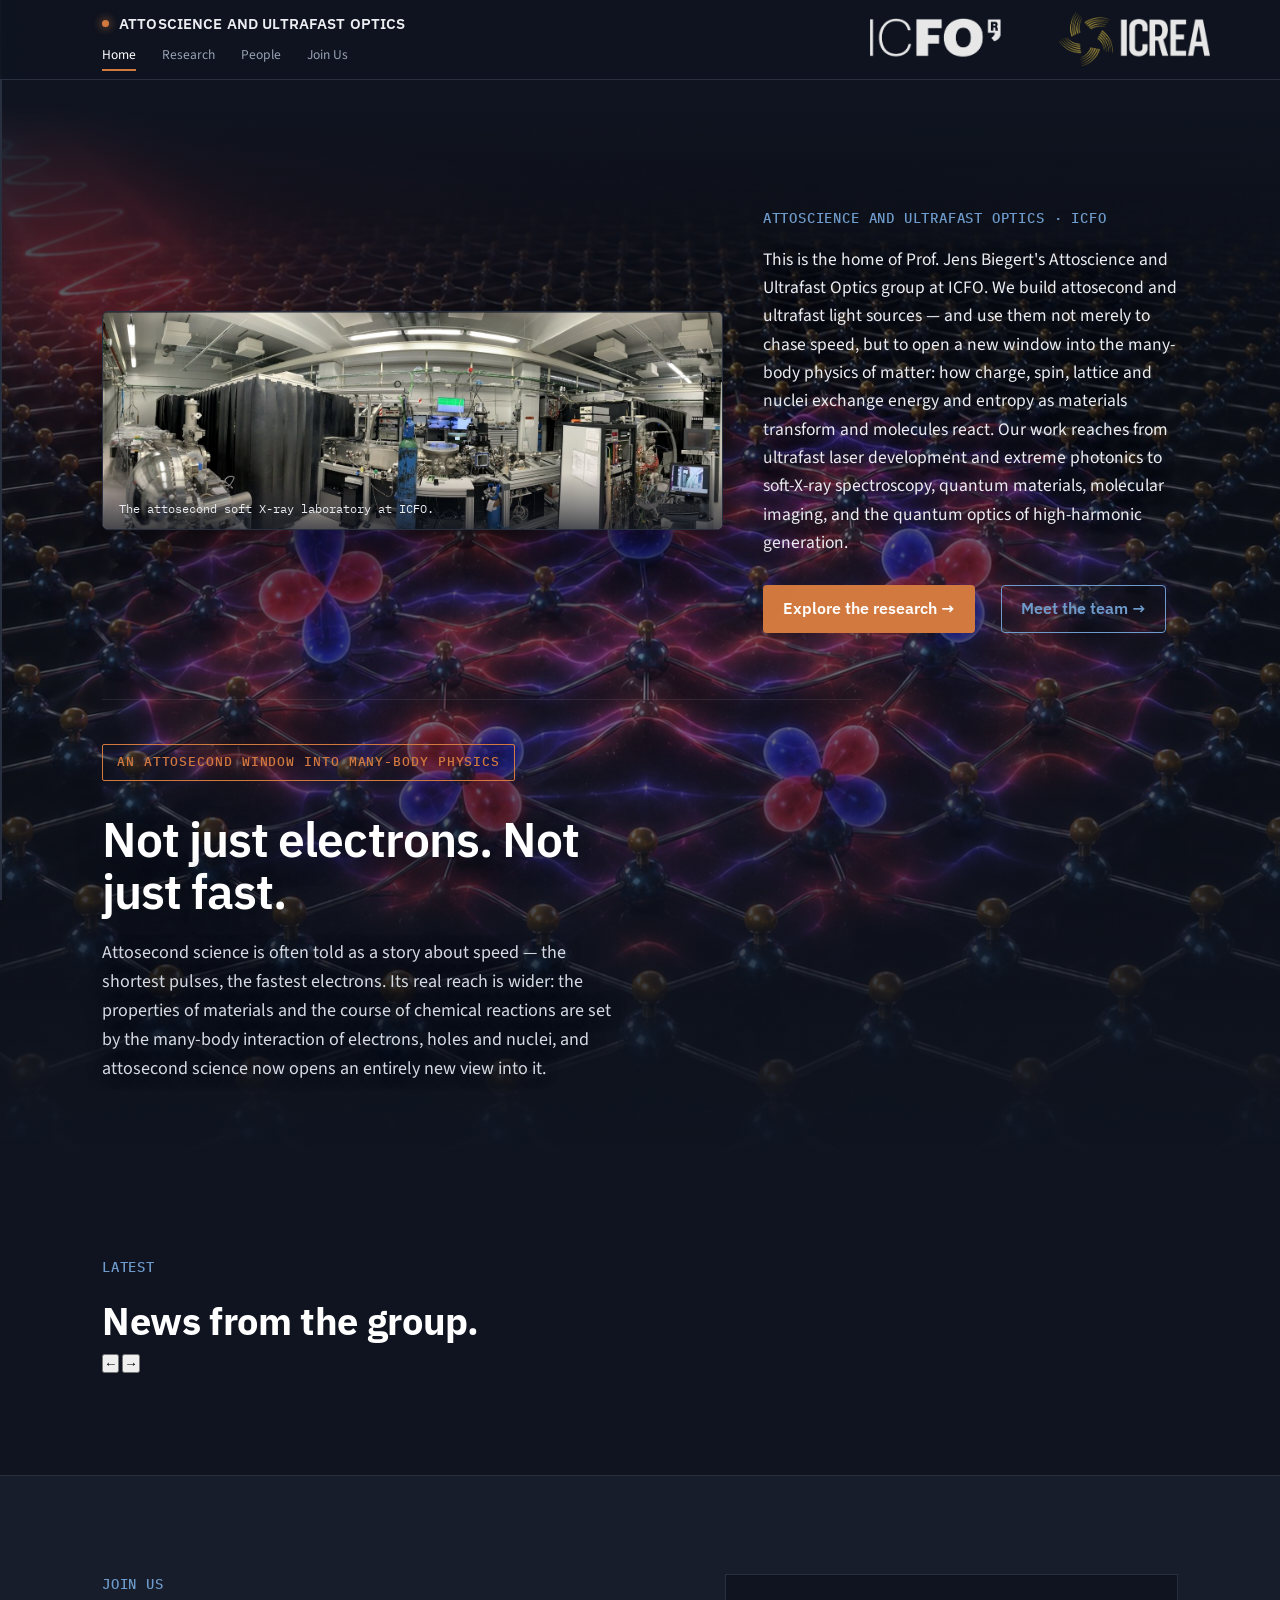
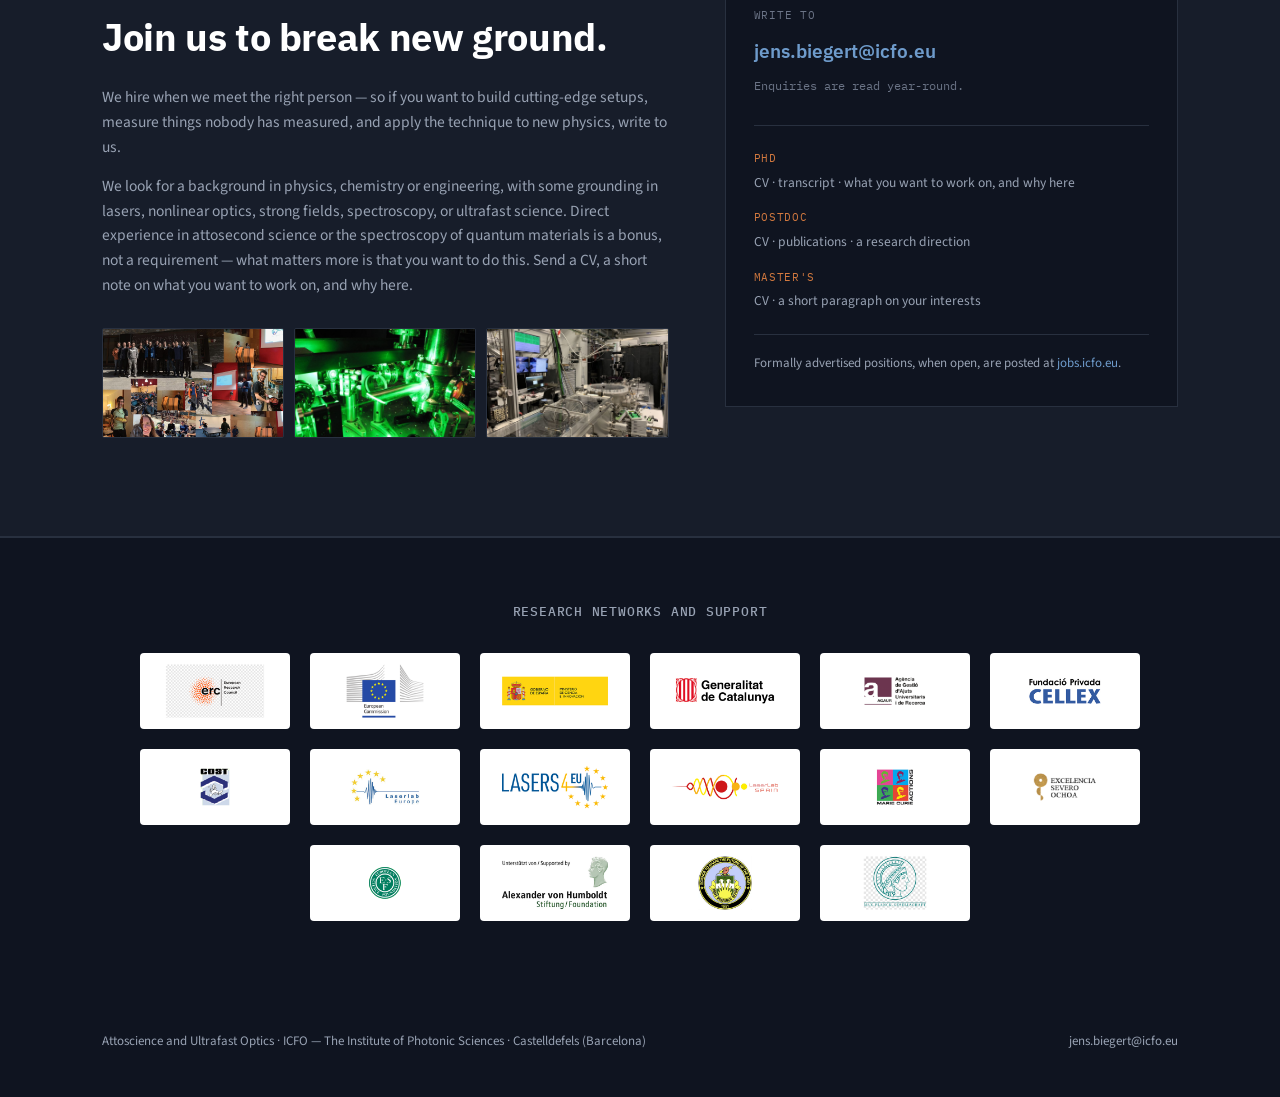
<file: index.html>
<!DOCTYPE html>
<html lang="en">
<head>
<meta charset="UTF-8">
<meta name="viewport" content="width=device-width, initial-scale=1.0">
<title>Attoscience and Ultrafast Optics — Prof. Jens Biegert, ICFO</title>
<meta name="description" content="Attoscience and Ultrafast Optics at ICFO. We build ultrafast and attosecond light sources to follow charge, spin, and lattice in quantum matter.">
<link rel="stylesheet" href="css/style.css">
</head>
<body>

<div id="rail"><div id="railfill"></div></div>

<nav><div class="wrap nav-inner">
  <div class="nav-top">
    <div class="brand"><a href="index.html"><span class="dot"></span><span class="brandName">ATTOSCIENCE &amp; ULTRAFAST OPTICS</span></a></div>
    <div class="nav-logos">
      <a href="https://www.icfo.eu" target="_blank" rel="noopener"><img src="img/logos/institutions.png" alt="ICFO · ICREA" class="logo-inst"></a>
    </div>
  </div>
  <div class="navlinks">
    <a href="index.html" class="here">Home</a><a href="research.html">Research</a><a href="people.html">People</a><a href="index.html#join">Join Us</a>
  </div>
</div></nav>

<!-- HOME INTRO (welcome + vision, over faint TiSe2 wash) -->
<section class="home-intro" id="welcome">
  <div class="hi-bg" style="background-image:url(img/sci_tise2_cdw.jpg)"></div>
  <div class="hi-veil"></div>
  <div class="wrap hi-inner">

    <div class="welcome-grid">
      <figure class="welcome-photo rv">
        <img src="img/lab-panorama.jpg" alt="The attosecond soft X-ray beamline in the group laboratory at ICFO." loading="lazy">
        <figcaption>The attosecond soft X-ray laboratory at ICFO.</figcaption>
      </figure>
      <div class="welcome-text rv">
        <div class="slabel">Attoscience and Ultrafast Optics · ICFO</div>
        <p class="welcome-lede">This is the home of Prof. Jens Biegert's Attoscience and Ultrafast Optics group at ICFO. We build attosecond and ultrafast light sources — and use them not merely to chase speed, but to open a new window into the many-body physics of matter: how charge, spin, lattice and nuclei exchange energy and entropy as materials transform and molecules react. Our work reaches from ultrafast laser development and extreme photonics to soft-X-ray spectroscopy, quantum materials, molecular imaging, and the quantum optics of high-harmonic generation.</p>
        <div class="welcome-links">
          <a href="research.html" class="wl-primary">Explore the research →</a>
          <a href="people.html" class="wl-secondary">Meet the team →</a>
        </div>
      </div>
    </div>

    <div class="home-vision rv">
      <div class="feat-badge">An attosecond window into many-body physics</div>
      <h1 class="hv-h1">Not just electrons. Not just fast.</h1>
      <p class="hv-lede">Attosecond science is often told as a story about speed — the shortest pulses, the fastest electrons. Its real reach is wider: the properties of materials and the course of chemical reactions are set by the many-body interaction of electrons, holes and nuclei, and attosecond science now opens an entirely new view into it.</p>
    </div>

  </div>
</section>

</div></section>


<!-- NEWS -->
<section class="news" id="news"><div class="wrap">
  <div class="news-head">
    <div><div class="slabel">Latest</div><h2>News from the group.</h2></div>
    <div class="news-arrows">
      <button class="news-arrow" id="newsPrev" aria-label="Previous">←</button>
      <button class="news-arrow" id="newsNext" aria-label="Next">→</button>
    </div>
  </div>
</div>
  <div class="news-track" id="newsTrack"></div>
</section>

<!-- JOIN -->
<section class="join" id="join"><div class="wrap"><div class="join-grid">
  <div>
    <div class="slabel">Join us</div>
    <h2>Join us to break new ground.</h2>
    <p>We hire when we meet the right person — so if you want to build cutting-edge setups, measure things nobody has measured, and apply the technique to new physics, write to us.</p>
    <p>We look for a background in physics, chemistry or engineering, with some grounding in lasers, nonlinear optics, strong fields, spectroscopy, or ultrafast science. Direct experience in attosecond science or the spectroscopy of quantum materials is a bonus, not a requirement — what matters more is that you want to do this. Send a CV, a short note on what you want to work on, and why here.</p>
    <div class="culture">
      <img src="img/group_benasque.jpg" alt="Group retreat" loading="lazy">
      <img src="img/instr_greenlab.jpg" alt="The laser laboratory" loading="lazy">
      <img src="img/hero_beamline.jpg" alt="Soft X-ray beamline" loading="lazy">
    </div>
  </div>
  <div class="apply">
    <div class="apply-lab">Write to</div>
    <a class="apply-mail siteEmail" href="#"></a>
    <div class="apply-note">Enquiries are read year-round.</div>
    <div class="apply-list">
      <div class="apply-row"><span class="ar-k">PhD</span><span class="ar-v">CV · transcript · what you want to work on, and why here</span></div>
      <div class="apply-row"><span class="ar-k">Postdoc</span><span class="ar-v">CV · publications · a research direction</span></div>
      <div class="apply-row"><span class="ar-k">Master's</span><span class="ar-v">CV · a short paragraph on your interests</span></div>
    </div>
    <div class="apply-jobs">Formally advertised positions, when open, are posted at <a href="https://jobs.icfo.eu" target="_blank" rel="noopener">jobs.icfo.eu</a>.</div>
  </div>
</div></div></section>


<!-- FUNDERS -->
<div class="funders"><div class="wrap">
  <div class="lbl">Research networks and support</div>
  <div class="fgrid" id="funders"></div>
</div></div>


<footer><div class="wrap frow">
  <div id="footerLine"></div>
  <div><a class="siteEmail" href="#"></a></div>
</div></footer>
<script src="js/site.js"></script>
</body>
</html>
</file>
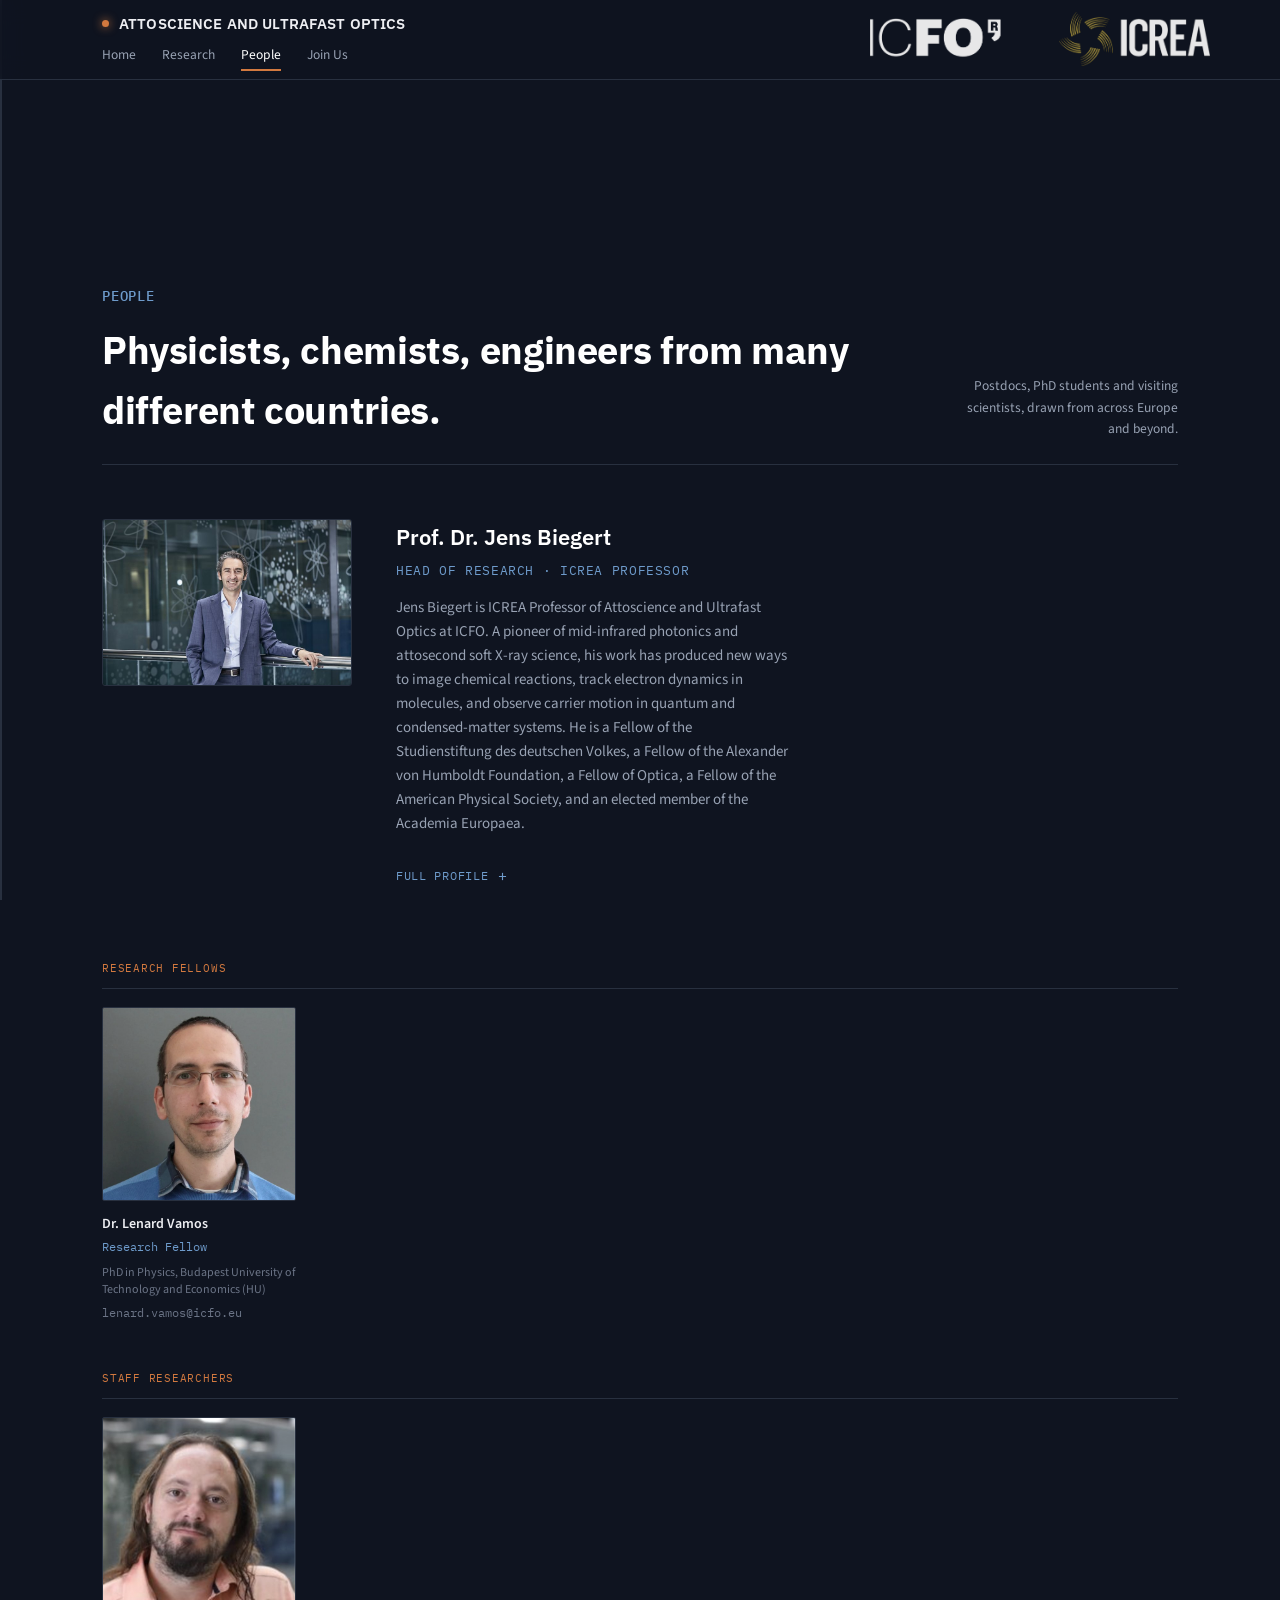
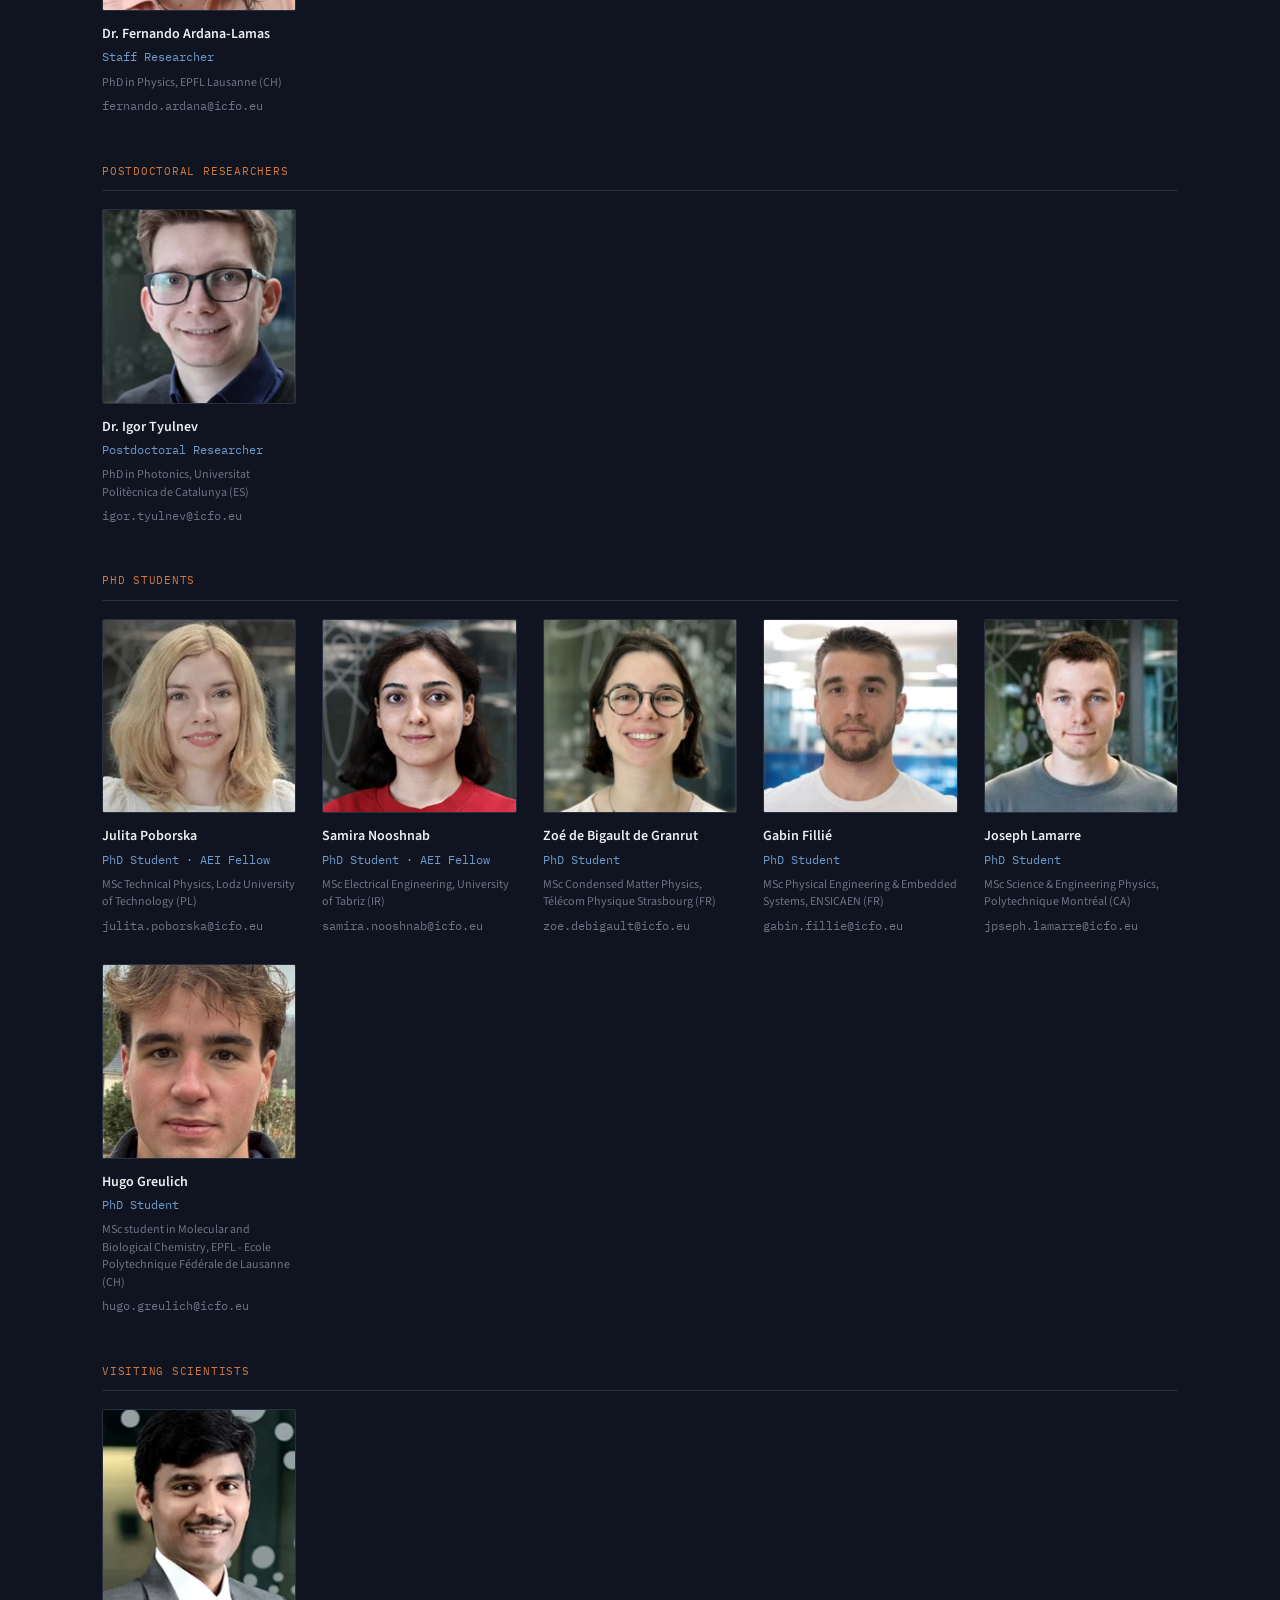
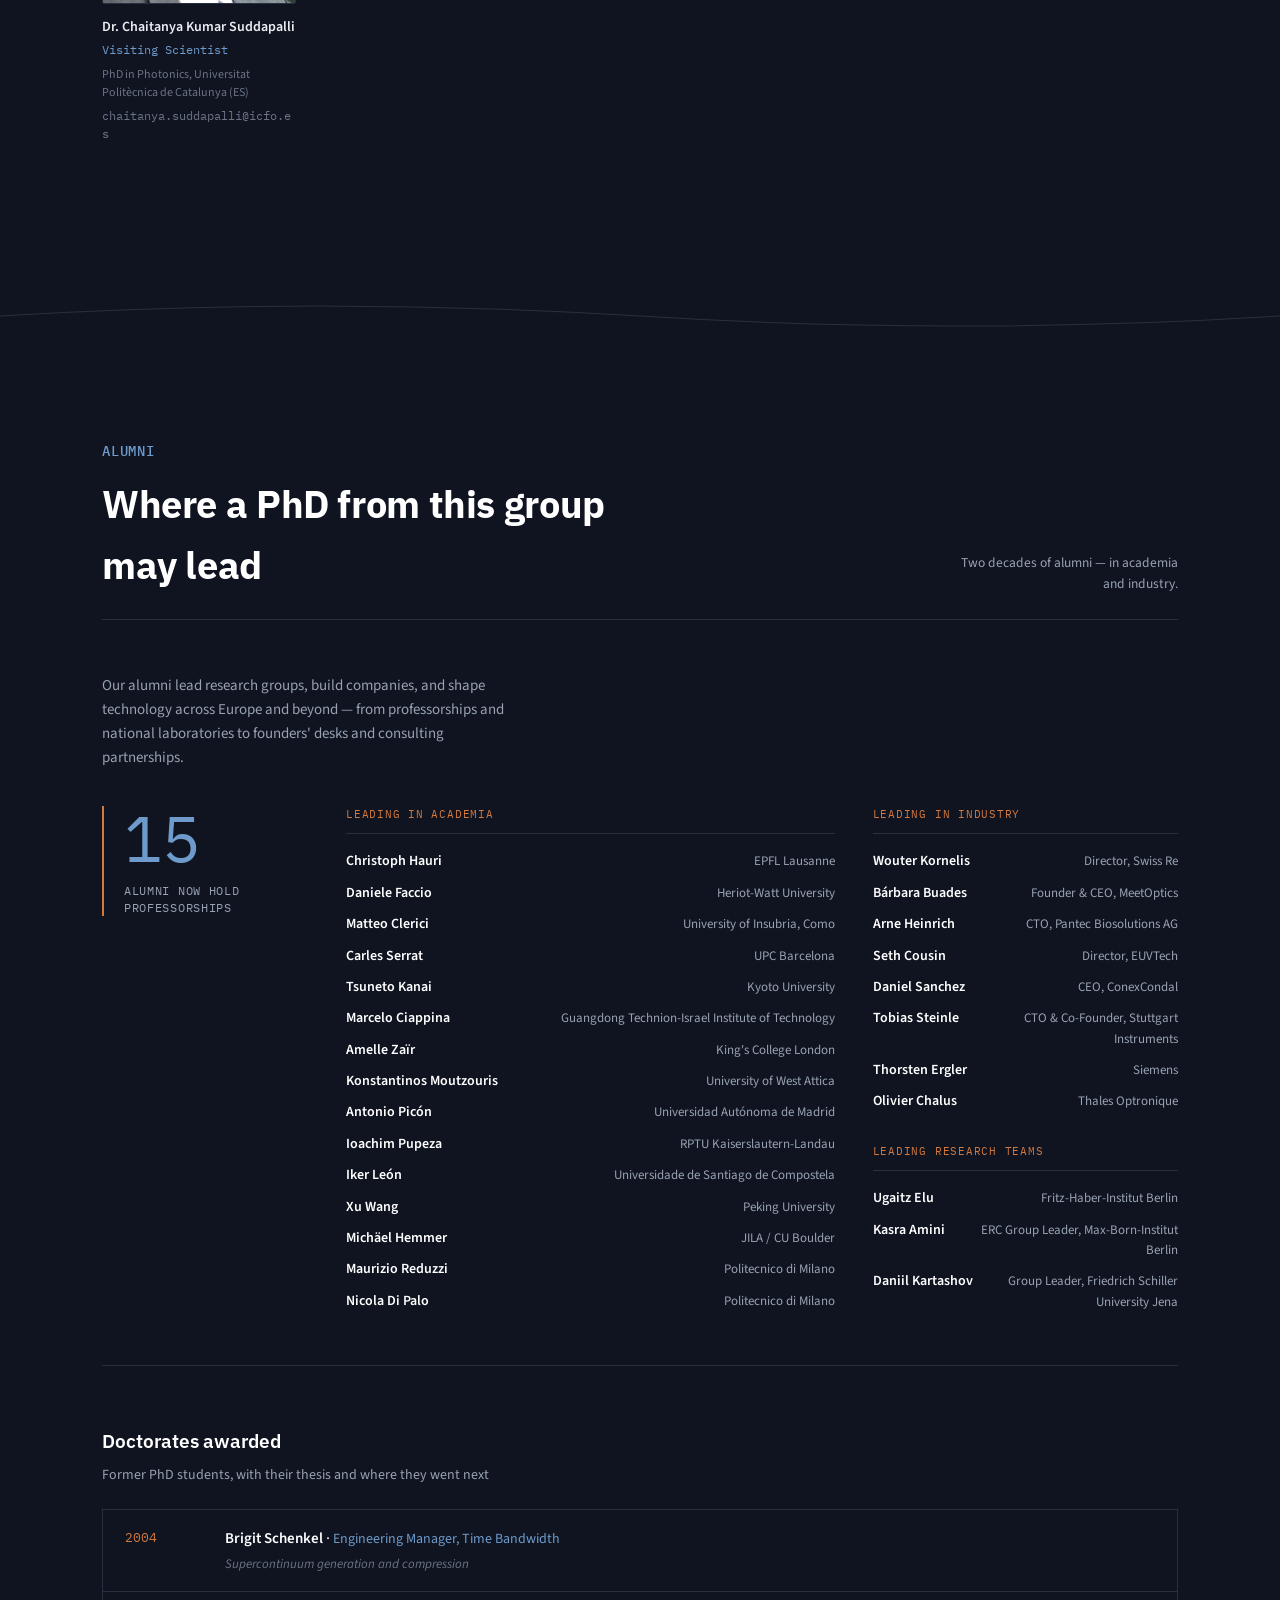
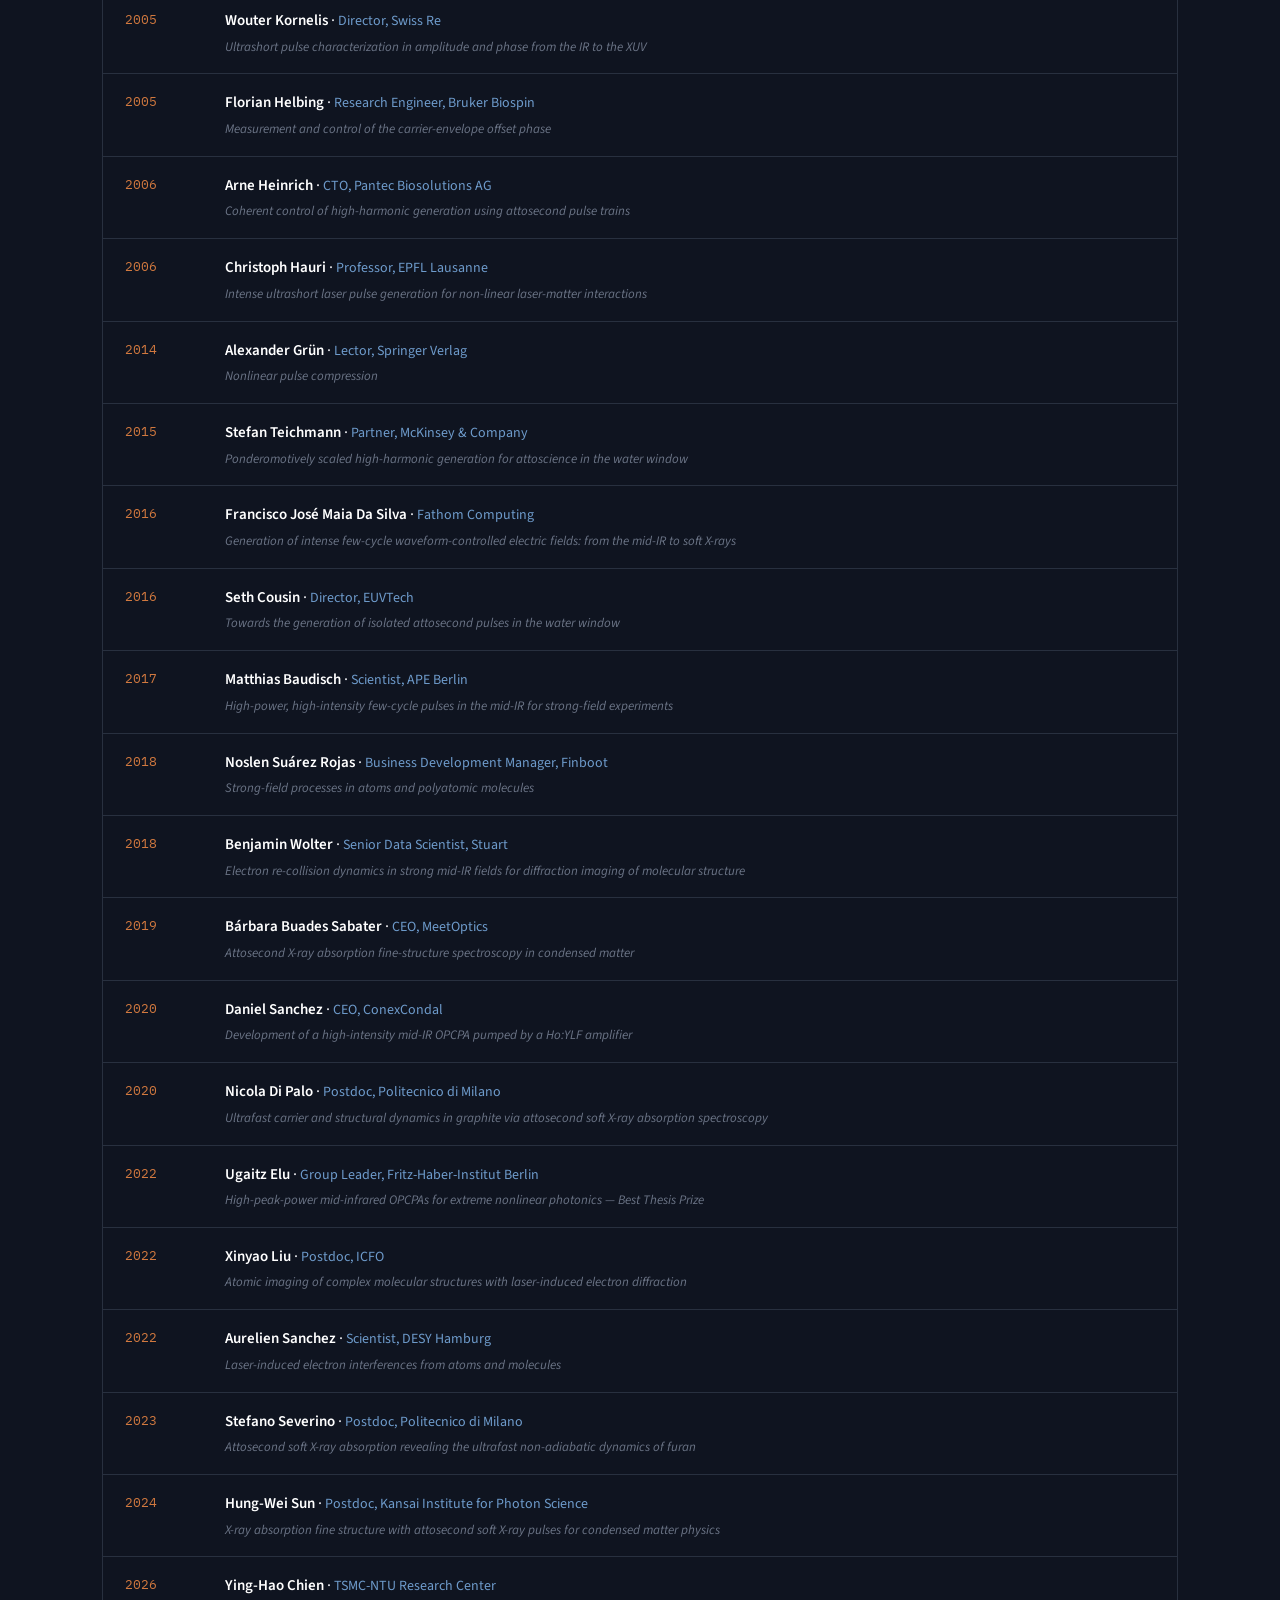
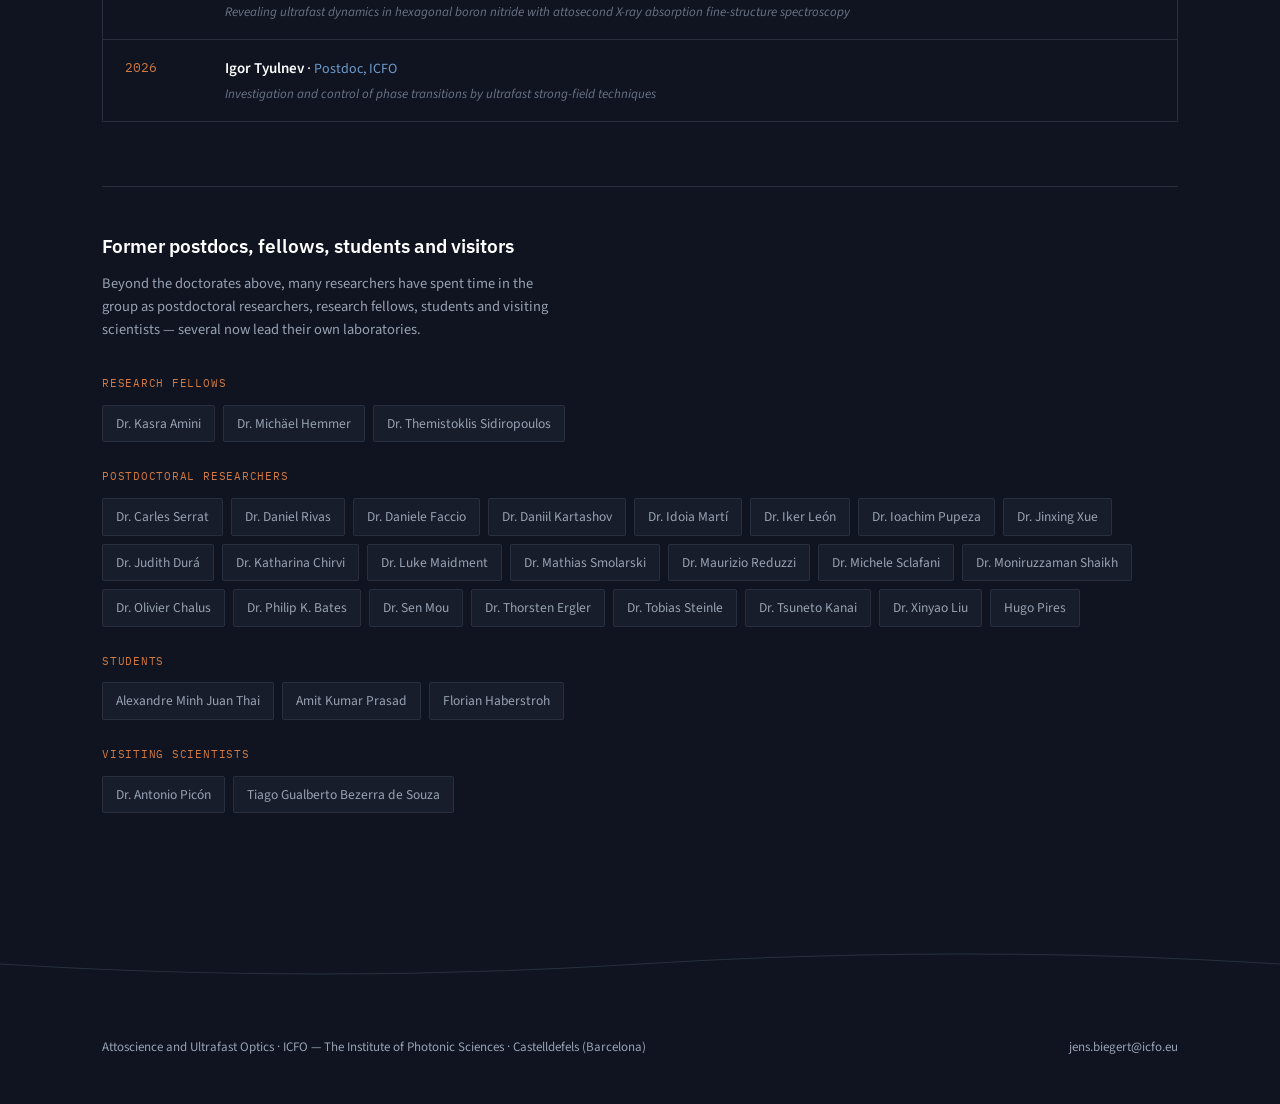
<file: people.html>
<!DOCTYPE html>
<html lang="en">
<head>
<meta charset="UTF-8">
<meta name="viewport" content="width=device-width, initial-scale=1.0">
<title>People — Attoscience and Ultrafast Optics, ICFO</title>
<meta name="description" content="Attoscience and Ultrafast Optics at ICFO. We build ultrafast and attosecond light sources to follow charge, spin, and lattice in quantum matter.">
<link rel="stylesheet" href="css/style.css">
</head>
<body>

<div id="rail"><div id="railfill"></div></div>

<nav><div class="wrap nav-inner">
  <div class="nav-top">
    <div class="brand"><a href="index.html"><span class="dot"></span><span class="brandName">ATTOSCIENCE &amp; ULTRAFAST OPTICS</span></a></div>
    <div class="nav-logos">
      <a href="https://www.icfo.eu" target="_blank" rel="noopener"><img src="img/logos/institutions.png" alt="ICFO · ICREA" class="logo-inst"></a>
    </div>
  </div>
  <div class="navlinks">
    <a href="index.html">Home</a><a href="research.html">Research</a><a href="people.html" class="here">People</a><a href="index.html#join">Join Us</a>
  </div>
</div></nav>

<main class="subpage-main">
<!-- PEOPLE -->
<section id="people"><div class="wrap">
  <div class="shead rv">
    <div><div class="slabel">People</div><h2>Physicists, chemists, engineers from many different countries.</h2></div>
    <div class="smeta">Postdocs, PhD students and visiting scientists, drawn from across Europe and beyond.</div>
  </div>
  <div class="pi-lead">
    <div class="pi-photo"><img src="img/jens_portrait.jpg" alt="Jens Biegert" loading="lazy"></div>
    <div>
      <h3>Prof. Dr. Jens Biegert</h3>
      <div class="prole">Head of Research · ICREA Professor</div>
      <p class="bio-short" id="bioShort"></p>
      <details class="bio-more">
        <summary><span>Full profile</span><span class="bio-ico">+</span></summary>
        <div class="bio-full" id="bioFull"></div>
      </details>
    </div>
  </div>
  <div id="peopleTiers"></div>
</div></section>

<svg class="trace" viewBox="0 0 1200 54" preserveAspectRatio="none"><path d="M0,27 Q300,7 600,27 T1200,27" stroke="#28303F" stroke-width="1" fill="none"/></svg>


<!-- ALUMNI -->
<section id="alumni"><div class="wrap">
  <div class="shead rv">
    <div><div class="slabel">Alumni</div><h2>Where a PhD from this group may lead</h2></div>
    <div class="smeta">Two decades of alumni — in academia and industry.</div>
  </div>
  <p class="alu-note">Our alumni lead research groups, build companies, and shape technology across Europe and beyond — from professorships and national laboratories to founders' desks and consulting partnerships.</p>

  <div class="leaders rv">
    <div class="lead-stat">
      <div class="lead-num num-anim" id="leadNum">0</div>
      <div class="lead-lab">alumni now hold<br>professorships</div>
    </div>
    <div class="lead-cols">
      <div class="lead-col"><div class="lead-head">Leading in academia</div><div class="lead-list" id="leadAcademia"></div></div>
      <div class="lead-col">
        <div class="lead-head">Leading in industry</div><div class="lead-list" id="leadIndustry"></div>
        <div class="lead-head" style="margin-top:30px;">Leading research teams</div><div class="lead-list" id="leadTeams"></div>
      </div>
    </div>
  </div>

  <div class="tier-head">
    <h3>Doctorates awarded</h3>
    <p>Former PhD students, with their thesis and where they went next</p>
  </div>
  <div class="alu-list" id="aluList"></div>

  <div class="former">
    <div class="former-head">
      <h3>Former postdocs, fellows, students and visitors</h3>
      <p>Beyond the doctorates above, many researchers have spent time in the group as postdoctoral researchers, research fellows, students and visiting scientists — several now lead their own laboratories.</p>
    </div>
    <div id="formerList"></div>
  </div>
</div></section>

<svg class="trace" viewBox="0 0 1200 54" preserveAspectRatio="none"><path d="M0,27 Q300,47 600,27 T1200,27" stroke="#28303F" stroke-width="1" fill="none"/></svg>


</main>
<footer><div class="wrap frow">
  <div id="footerLine"></div>
  <div><a class="siteEmail" href="#"></a></div>
</div></footer>
<script src="js/site.js"></script>
</body>
</html>
</file>
<file: css/style.css>
@import url('https://fonts.googleapis.com/css2?family=IBM+Plex+Sans:wght@400;500;600;700&family=Source+Sans+3:wght@400;500;600&family=IBM+Plex+Mono:wght@400;500&display=swap');
:root{
  --bg:#0F1420; --bg-raised:#171D2A; --panel:#1B2231; --line:#28303F;
  --text:#EDEEF2; --text-dim:#98A2B3; --text-dimmer:#6B7486;
  --steel:#6E9BCB; --warm:#D2793F;
}
*{margin:0;padding:0;box-sizing:border-box;}
html{scroll-behavior:smooth;}
body{background:var(--bg);color:var(--text);font-family:'Source Sans 3',sans-serif;line-height:1.6;overflow-x:hidden;}
@media(prefers-reduced-motion:reduce){*{animation-duration:.001ms!important;animation-iteration-count:1!important;transition-duration:.001ms!important;}}
a{color:inherit;}
.wrap{max-width:1140px;margin:0 auto;padding:0 32px;}
::selection{background:var(--steel);color:#0F1420;}

/* NAV */
nav{position:fixed;top:0;left:0;right:0;z-index:100;background:rgba(15,20,32,.82);backdrop-filter:blur(12px);border-bottom:1px solid var(--line);}
nav .wrap{display:flex;justify-content:space-between;align-items:center;height:66px;}
nav .nav-inner{display:block;height:auto;padding-top:12px;padding-bottom:8px;position:relative;}
.brand a{text-decoration:none;color:inherit;display:flex;align-items:center;gap:10px;}
.brand{font-family:'IBM Plex Sans',sans-serif;font-weight:600;font-size:14.5px;letter-spacing:.01em;display:flex;align-items:center;gap:10px;}
.brand .dot{width:7px;height:7px;border-radius:50%;background:var(--warm);box-shadow:0 0 10px var(--warm);}
.navlinks{display:flex;gap:26px;font-size:13.5px;color:var(--text-dim);}
.navlinks a{text-decoration:none;transition:color .2s;}
.navlinks a:hover{color:var(--text);}
a:focus-visible{outline:2px solid var(--steel);outline-offset:3px;}
@media(max-width:760px){.navlinks{display:none;}}

/* HERO */
.hero{position:relative;min-height:92vh;display:flex;flex-direction:column;justify-content:center;padding-top:66px;overflow:hidden;}
.hero .bg{position:absolute;inset:0;background-size:cover;background-position:center 22%;transition:opacity .6s;}
.hero .bg::after{content:'';position:absolute;inset:0;background:linear-gradient(90deg,var(--bg) 0%,rgba(15,20,32,.72) 46%,rgba(15,20,32,.30) 100%);}
.hero .inner{position:relative;z-index:3;}
.eyebrow{font-family:'IBM Plex Mono',monospace;font-size:12.5px;color:var(--steel);letter-spacing:.07em;text-transform:uppercase;margin-bottom:22px;display:flex;align-items:center;gap:10px;}
.eyebrow::before{content:'';width:26px;height:1px;background:var(--steel);}
h1{font-family:'IBM Plex Sans',sans-serif;font-weight:600;font-size:clamp(2.1rem,5vw,3.9rem);line-height:1.1;letter-spacing:-.015em;max-width:18ch;color:#fff;text-shadow:0 2px 30px rgba(15,20,32,.65);}
h1 .soft{color:var(--text-dim);font-weight:400;}
.hero-sub{margin-top:26px;max-width:50ch;font-size:17.5px;color:#D6DAE2;text-shadow:0 1px 22px rgba(15,20,32,.7);}
.cta{margin-top:40px;display:flex;gap:14px;flex-wrap:wrap;align-items:center;}
.btn{font-size:14.5px;font-weight:600;padding:13px 24px;border-radius:2px;text-decoration:none;transition:all .2s;display:inline-flex;align-items:center;gap:8px;}
.btn-primary{background:var(--text);color:#0F1420;}
.btn-primary:hover{background:var(--steel);color:#fff;}
.btn-ghost{border:1px solid rgba(255,255,255,.25);color:#fff;}
.btn-ghost:hover{border-color:#fff;background:rgba(255,255,255,.06);}
.hero-switch{position:absolute;bottom:22px;right:32px;z-index:4;display:flex;gap:8px;align-items:center;}
.hero-switch span{font-family:'IBM Plex Mono',monospace;font-size:10.5px;color:var(--text-dimmer);text-transform:uppercase;letter-spacing:.05em;}
.hero-switch button{width:9px;height:9px;border-radius:50%;border:1px solid var(--text-dimmer);background:transparent;cursor:pointer;padding:0;transition:all .2s;}
.hero-switch button.on{background:var(--steel);border-color:var(--steel);}

/* TRACE DIVIDER */
.trace{width:100%;height:54px;display:block;}

/* FEATURED RESULT */
.featured{padding:96px 0;background:linear-gradient(180deg,var(--bg) 0%,#131A28 50%,var(--bg) 100%);}
.feat-grid{display:grid;grid-template-columns:0.95fr 1.05fr;gap:56px;align-items:center;}
@media(max-width:900px){.feat-grid{grid-template-columns:1fr;gap:40px;}}
.feat-badge{display:inline-block;font-family:'IBM Plex Mono',monospace;font-size:13px;font-weight:500;letter-spacing:.07em;text-transform:uppercase;color:var(--warm);border:1px solid var(--warm);padding:7px 14px;border-radius:2px;margin-bottom:22px;}
.feat-h{font-family:'IBM Plex Sans',sans-serif;font-size:clamp(1.7rem,3.1vw,2.35rem);font-weight:600;color:#fff;max-width:16ch;line-height:1.15;margin:0 0 24px;}
.feat-num{display:flex;align-items:baseline;gap:12px;margin-bottom:24px;}
.feat-num .fn{font-family:'IBM Plex Mono',monospace;font-size:clamp(3rem,6.5vw,4.6rem);color:var(--steel);line-height:1;letter-spacing:-.02em;}
.feat-num .fu{font-family:'IBM Plex Mono',monospace;font-size:15px;color:var(--text-dim);text-transform:uppercase;letter-spacing:.06em;}
.feat-lede{font-size:17px;color:var(--text);max-width:56ch;margin-bottom:18px;line-height:1.6;}
.feat-body{font-size:14.5px;color:var(--text-dim);max-width:60ch;}
.feat-fig{margin:0;}
.feat-fig img{width:100%;display:block;border:1px solid var(--line);border-radius:3px;background:#1B2130;}
.feat-fig figcaption{font-size:12.5px;color:var(--text-dimmer);margin-top:14px;line-height:1.5;}
.feat-fig figcaption strong{color:var(--text-dim);font-weight:600;}

/* SECTION */
section{padding:98px 0;}
.shead{display:flex;justify-content:space-between;align-items:flex-end;margin-bottom:54px;gap:24px;flex-wrap:wrap;border-bottom:1px solid var(--line);padding-bottom:24px;}
.slabel{font-family:'IBM Plex Mono',monospace;font-size:13.5px;font-weight:500;color:var(--steel);text-transform:uppercase;letter-spacing:.06em;}
h2{font-family:'IBM Plex Sans',sans-serif;font-size:clamp(1.7rem,3.1vw,2.35rem);font-weight:700;margin-top:12px;max-width:24ch;color:#fff;letter-spacing:-.01em;}
.smeta{font-size:13.5px;color:var(--text-dim);max-width:32ch;text-align:right;}
@media(max-width:640px){.smeta{text-align:left;}}

.rstatement{font-size:19px;line-height:1.65;color:var(--text);max-width:74ch;margin-bottom:46px;font-weight:400;}
.rstatement strong{color:#fff;font-weight:600;}

/* CAPABILITIES */
.caps-label{font-family:'IBM Plex Mono',monospace;font-size:11px;color:var(--text-dimmer);text-transform:uppercase;letter-spacing:.06em;margin-bottom:14px;}
.caps{display:flex;flex-wrap:wrap;gap:10px;margin-bottom:44px;}
.caps span{font-family:'IBM Plex Mono',monospace;font-size:12.5px;color:var(--text);background:var(--bg-raised);border:1px solid var(--line);padding:10px 16px;border-radius:2px;display:flex;align-items:center;gap:9px;}
.caps span::before{content:'';width:5px;height:5px;border-radius:50%;background:var(--steel);}

/* CAPABILITIES ACCORDION */
.caps-acc{display:flex;flex-direction:column;gap:1px;background:var(--line);border:1px solid var(--line);margin-bottom:64px;}
.cap{background:var(--bg-raised);}
.cap summary{list-style:none;cursor:pointer;padding:20px 24px;display:flex;justify-content:space-between;align-items:center;gap:16px;transition:background .2s;}
.cap summary::-webkit-details-marker{display:none;}
.cap summary:hover{background:var(--panel);}
.cap summary:focus-visible{outline:2px solid var(--steel);outline-offset:-2px;}
.cap-name{font-family:'IBM Plex Sans',sans-serif;font-size:18px;font-weight:700;color:#fff;display:flex;align-items:center;gap:12px;}
.cap-name::before{content:'';width:6px;height:6px;border-radius:50%;background:var(--steel);flex-shrink:0;}
.cap-ico{font-family:'IBM Plex Mono',monospace;color:var(--text-dimmer);font-size:18px;transition:transform .25s;}
.cap[open] .cap-ico{transform:rotate(45deg);color:var(--steel);}
.cap-body{padding:4px 24px 30px 42px;}
.cap-lede{font-size:16.5px;color:var(--text);max-width:72ch;margin-bottom:24px;line-height:1.6;}
.stats{display:flex;flex-wrap:wrap;gap:12px;margin-bottom:26px;}
.stat{background:var(--bg);border:1px solid var(--line);border-left:2px solid var(--warm);padding:12px 18px;min-width:150px;}
.stat .sv{font-family:'IBM Plex Mono',monospace;font-size:17px;color:#fff;}
.stat .sl{font-size:11.5px;color:var(--text-dimmer);text-transform:uppercase;letter-spacing:.05em;margin-top:3px;}
.cap-text p{font-size:14.5px;color:var(--text-dim);max-width:76ch;margin-bottom:14px;}
.cap-text p:last-child{margin-bottom:0;}
@media(max-width:640px){.cap-body{padding-left:24px;}}

/* RESEARCH CARDS */
.rgrid{display:grid;grid-template-columns:repeat(auto-fit,minmax(270px,1fr));gap:1px;background:var(--line);border:1px solid var(--line);}
.rcard{background:var(--panel);display:flex;flex-direction:column;overflow:hidden;transition:background .25s;}
.rcard:hover{background:var(--bg-raised);}
.rcard .thumb{height:158px;overflow:hidden;background:#000;}
.rcard .thumb img{width:100%;height:100%;object-fit:cover;display:block;transition:transform .5s;}
.rcard:hover .thumb img{transform:scale(1.05);}
.rcard .pad{padding:26px 26px 28px;display:flex;flex-direction:column;flex-grow:1;}
.rcard .tag{font-family:'IBM Plex Mono',monospace;font-size:11px;color:var(--text-dimmer);text-transform:uppercase;letter-spacing:.05em;}
.rcard h3{font-family:'IBM Plex Sans',sans-serif;font-size:18px;font-weight:600;margin:12px 0;color:#fff;}
.rcard p{font-size:14px;color:var(--text-dim);flex-grow:1;}
.rcard .hl{margin-top:20px;padding:13px 15px;background:rgba(210,121,63,.08);border-left:2px solid var(--warm);font-size:13px;}
.rcard .hll{font-family:'IBM Plex Mono',monospace;font-size:10px;color:var(--warm);text-transform:uppercase;letter-spacing:.06em;display:block;margin-bottom:5px;}
.rcard .hlt{color:var(--text);}

/* ACHIEVEMENTS TIMELINE */
.tl{position:relative;}
.tl-item{display:grid;grid-template-columns:130px 1fr;gap:34px;padding-bottom:6px;}
/* the rail: a real element, so it can stop at the final dot */
.tl-item .tl-body{position:relative;margin-left:-34px;padding-left:34px;padding-bottom:42px;}
.tl-item:last-child .tl-body{padding-bottom:0;}
.tl-item .tl-body::after{content:'';position:absolute;left:0;top:12px;bottom:0;width:1px;background:var(--line);}
.tl-item:last-child .tl-body::after{display:none;}
/* the dot: centred on the rail, never overlapping text */
.tl-item .tl-body::before{content:'';position:absolute;left:-5.5px;top:6px;width:11px;height:11px;border-radius:50%;background:var(--warm);border:2px solid var(--bg);box-shadow:0 0 0 1px var(--warm);z-index:2;}
.tl-year{font-family:'IBM Plex Mono',monospace;font-size:14px;color:var(--text);text-align:right;padding-top:2px;padding-right:16px;}
.tl-venue{font-family:'IBM Plex Mono',monospace;font-size:11.5px;color:var(--steel);margin-bottom:6px;}
.tl-body h4{font-family:'IBM Plex Sans',sans-serif;font-size:17px;font-weight:600;margin-bottom:7px;color:#fff;}
.tl-body p{font-size:14px;color:var(--text-dim);max-width:64ch;}
@media(max-width:640px){.tl-item{grid-template-columns:1fr;gap:4px;}.tl-year{text-align:left;}.tl-item .tl-body{margin-left:0;padding-left:0;padding-bottom:30px;}.tl-item .tl-body::before,.tl-item .tl-body::after{display:none;}}

/* PEOPLE */
.pi-lead{display:grid;grid-template-columns:250px 1fr;gap:44px;align-items:start;margin-bottom:64px;}
@media(max-width:640px){.pi-lead{grid-template-columns:1fr;}}
.pi-photo{width:100%;border-radius:3px;border:1px solid var(--line);overflow:hidden;aspect-ratio:3/2;}
.pi-photo img{width:100%;height:100%;object-fit:cover;display:block;}
.pi-lead h3{font-family:'IBM Plex Sans',sans-serif;font-size:22px;font-weight:600;color:#fff;}
.pi-lead .prole{font-family:'IBM Plex Mono',monospace;font-size:12.5px;color:var(--steel);margin:6px 0 16px;text-transform:uppercase;letter-spacing:.05em;}
.pi-lead p{font-size:15px;color:var(--text-dim);max-width:56ch;}
.people-grid{display:grid;grid-template-columns:repeat(auto-fill,minmax(190px,1fr));gap:26px;}
.person .av{width:100%;aspect-ratio:1;border-radius:2px;background:linear-gradient(135deg,#1B2231,#171D2A);border:1px solid var(--line);margin-bottom:12px;position:relative;overflow:hidden;}
.person .av::after{content:'';position:absolute;inset:0;background:repeating-linear-gradient(45deg,transparent,transparent 8px,rgba(110,155,203,.05) 8px,rgba(110,155,203,.05) 9px);}
.person .nm{font-size:14px;font-weight:600;}
.person .rl{font-size:12px;color:var(--steel);font-family:'IBM Plex Mono',monospace;margin-top:2px;}
.person .deg{font-size:12px;color:var(--text-dimmer);margin-top:7px;line-height:1.45;}
.person .eml{font-size:11.5px;color:var(--text-dimmer);font-family:'IBM Plex Mono',monospace;text-decoration:none;margin-top:6px;display:inline-block;word-break:break-all;}
.person .eml:hover{color:var(--steel);}

.ptier{margin-bottom:44px;}
.ptier-lab{font-family:'IBM Plex Mono',monospace;font-size:11px;color:var(--warm);text-transform:uppercase;letter-spacing:.07em;margin-bottom:18px;padding-bottom:10px;border-bottom:1px solid var(--line);}

.bio-short{font-size:15.5px;color:var(--text-dim);max-width:66ch;}
.bio-more{margin-top:20px;}
.bio-more summary{list-style:none;cursor:pointer;display:inline-flex;align-items:center;gap:10px;font-family:'IBM Plex Mono',monospace;font-size:11.5px;text-transform:uppercase;letter-spacing:.06em;color:var(--steel);padding:8px 0;}
.bio-more summary::-webkit-details-marker{display:none;}
.bio-more summary:hover{color:#fff;}
.bio-more summary:focus-visible{outline:2px solid var(--steel);outline-offset:3px;}
.bio-ico{font-size:15px;transition:transform .25s;}
.bio-more[open] .bio-ico{transform:rotate(45deg);}
.bio-full{margin-top:20px;padding-left:20px;border-left:1px solid var(--line);}
.bio-block{margin-bottom:26px;}
.bio-block:last-child{margin-bottom:0;}
.bio-block h5{font-family:'IBM Plex Mono',monospace;font-size:11px;color:var(--warm);text-transform:uppercase;letter-spacing:.07em;margin-bottom:10px;}
.bio-block p{font-size:14.5px;color:var(--text-dim);max-width:70ch;margin-bottom:12px;}
.awards{list-style:none;display:flex;flex-wrap:wrap;gap:8px;}
.awards li{font-size:12.5px;color:var(--text);background:var(--bg-raised);border:1px solid var(--line);padding:7px 13px;border-radius:2px;}

/* ALUMNI */
.alu-note{font-size:15px;color:var(--text-dim);margin-bottom:36px;max-width:60ch;}
.alu-list{display:flex;flex-direction:column;gap:1px;background:var(--line);border:1px solid var(--line);}
.alu{background:var(--bg);display:grid;grid-template-columns:80px 1fr;gap:20px;padding:16px 22px;transition:background .2s;}
.alu:hover{background:var(--bg-raised);}
.alu-year{font-family:'IBM Plex Mono',monospace;font-size:13px;color:var(--warm);padding-top:2px;}
.alu-name{font-weight:600;color:#fff;font-size:15px;}
.alu-role{color:var(--steel);font-size:14px;text-decoration:none;}
a.alu-role:hover{text-decoration:underline;text-underline-offset:3px;}
.alu-thesis{font-size:13px;color:var(--text-dimmer);margin-top:3px;font-style:italic;}

.tier-head{margin-bottom:22px;}
.tier-head h3{font-family:'IBM Plex Sans',sans-serif;font-size:19px;font-weight:600;color:#fff;margin-bottom:8px;}
.tier-head p{font-size:14px;color:var(--text-dim);}

/* LEADERS */
.leaders{display:grid;grid-template-columns:200px 1fr;gap:44px;align-items:start;margin-bottom:60px;padding-bottom:52px;border-bottom:1px solid var(--line);}
@media(max-width:820px){.leaders{grid-template-columns:1fr;gap:32px;}}
.lead-stat{border-left:2px solid var(--warm);padding-left:20px;}
.lead-num{font-family:'IBM Plex Mono',monospace;font-size:clamp(3rem,5vw,4.2rem);color:var(--steel);line-height:1;}
.lead-lab{font-family:'IBM Plex Mono',monospace;font-size:11.5px;color:var(--text-dim);text-transform:uppercase;letter-spacing:.06em;margin-top:12px;line-height:1.5;}
.lead-cols{display:grid;grid-template-columns:1.6fr 1fr;gap:38px;}
@media(max-width:700px){.lead-cols{grid-template-columns:1fr;gap:28px;}}
.lead-head{font-family:'IBM Plex Mono',monospace;font-size:11px;color:var(--warm);text-transform:uppercase;letter-spacing:.07em;margin-bottom:16px;padding-bottom:10px;border-bottom:1px solid var(--line);}
.lead-list{display:flex;flex-direction:column;gap:9px;}
.lead{display:flex;justify-content:space-between;gap:14px;align-items:baseline;font-size:14px;}
.lead-n{color:#fff;font-weight:600;white-space:nowrap;}
.lead-i{color:var(--text-dim);font-size:13px;text-align:right;}

/* FORMER MEMBERS */
.former{margin-top:64px;padding-top:44px;border-top:1px solid var(--line);}
.former-head{margin-bottom:34px;}
.former-head h3{font-family:'IBM Plex Sans',sans-serif;font-size:19px;font-weight:600;color:#fff;margin-bottom:10px;}
.former-head p{font-size:14.5px;color:var(--text-dim);max-width:66ch;}
.fm-block{margin-bottom:26px;}
.fm-lab{font-family:'IBM Plex Mono',monospace;font-size:11px;color:var(--warm);text-transform:uppercase;letter-spacing:.07em;margin-bottom:12px;}
.fm-names{display:flex;flex-wrap:wrap;gap:8px;}
.fm{font-size:13.5px;color:var(--text-dim);background:var(--bg-raised);border:1px solid var(--line);padding:7px 13px;border-radius:2px;transition:all .2s;}
.fm:hover{color:var(--text);border-color:var(--text-dimmer);}

/* PUBLICATIONS */
.pub{border:1px solid var(--line);background:var(--bg-raised);padding:44px;display:flex;justify-content:space-between;align-items:center;gap:28px;flex-wrap:wrap;}
.pub h3{font-family:'IBM Plex Sans',sans-serif;font-size:20px;font-weight:600;margin-bottom:10px;color:#fff;}
.pub p{color:var(--text-dim);font-size:14.5px;max-width:52ch;}

/* JOIN */
.join{background:var(--bg-raised);border-top:1px solid var(--line);border-bottom:1px solid var(--line);}
.join-grid{display:grid;grid-template-columns:1.25fr 1fr;gap:56px;align-items:start;}
@media(max-width:820px){.join-grid{grid-template-columns:1fr;gap:40px;}}
.join h2{max-width:none;margin-bottom:18px;}
.join p{color:var(--text-dim);font-size:15.5px;margin-bottom:14px;}
.apply{border:1px solid var(--line);background:var(--bg);padding:32px 28px;}
.apply-lab{font-family:'IBM Plex Mono',monospace;font-size:11px;color:var(--text-dimmer);text-transform:uppercase;letter-spacing:.07em;margin-bottom:12px;}
.apply-mail{font-family:'IBM Plex Sans',sans-serif;font-size:19px;font-weight:600;color:var(--steel);text-decoration:none;word-break:break-all;}
.apply-mail:hover{color:#fff;text-decoration:underline;text-underline-offset:4px;}
.apply-note{font-family:'IBM Plex Mono',monospace;font-size:11.5px;color:var(--text-dimmer);margin-top:10px;}
.apply-list{margin-top:30px;padding-top:24px;border-top:1px solid var(--line);display:flex;flex-direction:column;gap:16px;}
.apply-row{display:flex;flex-direction:column;gap:4px;}
.ar-k{font-family:'IBM Plex Mono',monospace;font-size:11px;color:var(--warm);text-transform:uppercase;letter-spacing:.06em;}
.ar-v{font-size:13.5px;color:var(--text-dim);}
.culture{display:grid;grid-template-columns:repeat(3,1fr);gap:10px;margin-top:30px;}
.culture img{width:100%;height:110px;object-fit:cover;border-radius:2px;border:1px solid var(--line);display:block;}

/* FUNDERS */
.funders{padding:64px 0;border-top:1px solid var(--line);}
.funders .lbl{font-family:'IBM Plex Mono',monospace;font-size:13px;font-weight:500;color:var(--text-dim);text-transform:uppercase;letter-spacing:.06em;margin-bottom:30px;text-align:center;}
.fgrid{display:flex;flex-wrap:wrap;gap:20px;justify-content:center;align-items:center;}
.funder{background:#fff;border-radius:4px;padding:10px 14px;height:76px;width:150px;display:flex;align-items:center;justify-content:center;}
.funder img{max-height:100%;max-width:100%;object-fit:contain;display:block;}


/* ---------- MOTION ---------- */
#rail{position:fixed;left:0;top:0;width:2px;height:100vh;background:var(--line);z-index:99;}
#railfill{width:100%;height:0;background:linear-gradient(180deg,var(--steel),var(--warm));transition:height .08s linear;}
.rv{opacity:0;transform:translateY(22px);transition:opacity .7s cubic-bezier(.2,.7,.2,1),transform .7s cubic-bezier(.2,.7,.2,1);}
.rv.in{opacity:1;transform:none;}
.rv.d1{transition-delay:.07s}.rv.d2{transition-delay:.14s}.rv.d3{transition-delay:.21s}.rv.d4{transition-delay:.28s}
#wavecanvas{position:absolute;inset:0;width:100%;height:100%;z-index:1;opacity:.38;}
.hero .bg{z-index:0;opacity:1;}
.hero .bg::after{display:none;}
.hero .veil{position:absolute;inset:0;z-index:2;background:linear-gradient(100deg,rgba(15,20,32,.94) 0%,rgba(15,20,32,.86) 26%,rgba(15,20,32,.52) 52%,rgba(15,20,32,.10) 78%,rgba(15,20,32,0) 100%);}
.rcard{transition:transform .35s cubic-bezier(.2,.7,.2,1),background .3s;}
.rcard:hover{transform:translateY(-4px);}
.rcard .thumb img{transition:transform .6s cubic-bezier(.2,.7,.2,1);}
.rcard:hover .thumb img{transform:scale(1.06);}
.cap-body{overflow:hidden;}
.tl-item .tl-body::before{transform:scale(.4);opacity:0;transition:transform .5s cubic-bezier(.2,.7,.2,1),opacity .5s;}
.tl-item.in .tl-body::before{transform:scale(1);opacity:1;}
.num-anim{font-variant-numeric:tabular-nums;}
@media(prefers-reduced-motion:reduce){
  .rv{opacity:1;transform:none;transition:none;}
  .rcard:hover{transform:none;}
  .tl-item .tl-body::before{transform:none;opacity:1;}
}

/* FOOTER */
footer{padding:46px 0;}
.frow{display:flex;justify-content:space-between;align-items:center;flex-wrap:wrap;gap:16px;font-size:13px;color:var(--text-dim);}
.frow a{text-decoration:none;}.frow a:hover{color:var(--text);}
.editnote{background:#15251A;border-bottom:1px solid #26482F;color:#9BD3AC;font-family:'IBM Plex Mono',monospace;font-size:12px;text-align:center;padding:8px;}

/* CONTRIBUTIONS */
.contribs{margin-top:34px;padding-top:26px;border-top:1px solid var(--line);}
.contribs-lab{font-family:'IBM Plex Mono',monospace;font-size:11px;color:var(--warm);text-transform:uppercase;letter-spacing:.07em;margin-bottom:20px;}
.contrib{display:grid;grid-template-columns:200px 1fr;gap:22px;padding:18px 0;border-bottom:1px solid var(--line);}
.contrib:last-child{border-bottom:none;}
@media(max-width:700px){.contrib{grid-template-columns:1fr;}}
.contrib-img img{width:100%;border:1px solid var(--line);border-radius:2px;display:block;}
.contrib-body h5{font-family:'IBM Plex Sans',sans-serif;font-size:15.5px;font-weight:600;color:#fff;margin-bottom:8px;}
.contrib-body p{font-size:14px;color:var(--text-dim);margin-bottom:10px;max-width:70ch;}
.cites{list-style:none;display:flex;flex-direction:column;gap:5px;}
.cites li{font-size:12.5px;color:var(--text-dimmer);padding-left:14px;position:relative;}
.cites li::before{content:'';position:absolute;left:0;top:9px;width:5px;height:1px;background:var(--steel);}
/* people photos */
.person .av img{width:100%;height:100%;object-fit:cover;display:block;}

.feat-cite{margin-top:14px;padding-top:14px;border-top:1px solid var(--line);font-size:12.5px;color:var(--text-dimmer);line-height:1.55;}

/* People heading is a rhythmic three-beat line — let it breathe */
#people .shead h2{max-width:34ch;}

/* Headshots: the stripe pattern is the EMPTY state — hide it behind a real photo */
.person .av:has(img)::after{display:none;}
.person .av img{width:100%;height:100%;object-fit:cover;display:block;
  filter:grayscale(.18) contrast(1.02);transition:filter .35s, transform .5s cubic-bezier(.2,.7,.2,1);}
.person:hover .av img{filter:grayscale(0) contrast(1.02);transform:scale(1.03);}
@media(prefers-reduced-motion:reduce){.person:hover .av img{transform:none;}}

/* Vision focus tags */
.feat-tags{display:flex;flex-wrap:wrap;gap:8px;margin-top:26px;}
.feat-tags span{font-family:'IBM Plex Mono',monospace;font-size:11.5px;color:var(--text);border:1px solid var(--line);background:rgba(255,255,255,.03);padding:7px 11px;border-radius:2px;}

.apply-jobs{margin-top:22px;padding-top:18px;border-top:1px solid var(--line);font-size:13px;color:var(--text-dim);}
.apply-jobs a{color:var(--steel);text-decoration:none;}
.apply-jobs a:hover{color:#fff;text-decoration:underline;text-underline-offset:3px;}

/* VISION — full-bleed image with text overlay (mirrors hero) */
.vision-full{position:relative;overflow:hidden;padding:120px 0 108px;}
.vision-full .vf-bg{position:absolute;inset:0;background-size:cover;background-position:center 42%;z-index:0;}
.vision-full .vf-veil{position:absolute;inset:0;z-index:1;
  background:linear-gradient(100deg,rgba(15,20,32,.96) 0%,rgba(15,20,32,.90) 30%,rgba(15,20,32,.62) 56%,rgba(15,20,32,.20) 80%,rgba(15,20,32,.10) 100%),
             linear-gradient(0deg,var(--bg) 0%,rgba(15,20,32,0) 22%,rgba(15,20,32,0) 78%,var(--bg) 100%);}
.vision-full .vf-inner{position:relative;z-index:2;}
.vision-full .feat-text{max-width:640px;}
.vision-full .feat-h{text-shadow:0 2px 30px rgba(15,20,32,.7);}
.vision-full .feat-lede,.vision-full .feat-body{text-shadow:0 1px 20px rgba(15,20,32,.55);}
.vf-cap{margin-top:40px;font-size:12.5px;color:var(--text-dimmer);font-style:italic;max-width:52ch;}
@media(max-width:760px){.vision-full{padding:80px 0 72px;}.vision-full .vf-veil{background:linear-gradient(180deg,rgba(15,20,32,.82),rgba(15,20,32,.92)),var(--bg);}}

/* Coherent/incoherent readout figure */
#readout{padding:70px 0 40px;}
.readout-grid{display:grid;grid-template-columns:0.82fr 1.18fr;gap:48px;align-items:center;}
@media(max-width:860px){.readout-grid{grid-template-columns:1fr;gap:28px;}}
.readout-text h2{max-width:20ch;margin:10px 0 18px;}
.readout-text p{color:var(--text-dim);font-size:15.5px;max-width:44ch;}
.readout-text em{color:var(--text);font-style:italic;}
.readout-fig{margin:0;}
.readout-fig svg{width:100%;height:auto;display:block;}

/* ===== Unified Vision ===== */
.vision-open{position:relative;overflow:hidden;padding:130px 0 96px;}
.vision-open .vo-bg{position:absolute;inset:0;background-size:cover;background-position:center 42%;z-index:0;}
.vision-open .vo-veil{position:absolute;inset:0;z-index:1;
  background:linear-gradient(100deg,rgba(15,20,32,.96) 0%,rgba(15,20,32,.88) 34%,rgba(15,20,32,.55) 60%,rgba(15,20,32,.15) 100%),
             linear-gradient(0deg,var(--bg),rgba(15,20,32,0) 20%,rgba(15,20,32,0) 80%,var(--bg));}
.vision-open .vo-inner{position:relative;z-index:2;max-width:680px;}
.vo-h1{font-family:'IBM Plex Sans',sans-serif;font-size:clamp(2rem,4.4vw,3.3rem);font-weight:600;line-height:1.08;letter-spacing:-.02em;color:#fff;text-shadow:0 2px 30px rgba(15,20,32,.7);margin-top:8px;}
.vo-lede{margin-top:26px;font-size:19px;color:#D6DAE2;max-width:56ch;text-shadow:0 1px 20px rgba(15,20,32,.6);}

.vision-body{padding:56px 0 30px;}
.vb-beat{display:grid;grid-template-columns:0.92fr 1.08fr;gap:56px;align-items:center;}
.vb-txt h2{font-family:'IBM Plex Sans',sans-serif;font-size:clamp(1.55rem,2.7vw,2.05rem);font-weight:700;color:#fff;letter-spacing:-.01em;margin-bottom:18px;max-width:17ch;}
.vb-txt p{color:var(--text-dim);font-size:16px;max-width:46ch;}
.vb-txt p + p{margin-top:14px;}
.vb-txt em{color:var(--text);font-style:italic;}
.vb-figs{display:flex;flex-direction:column;gap:8px;}
.vb-figs svg{width:100%;height:auto;display:block;}
@media(max-width:860px){.vb-beat{grid-template-columns:1fr;gap:30px;}}

/* Group photo banner in People */
.group-photo{margin:0 0 44px;border-radius:4px;overflow:hidden;position:relative;border:1px solid var(--line);}
.group-photo img{width:100%;height:auto;display:block;filter:saturate(0.96) contrast(1.02);}
.group-photo figcaption{position:absolute;left:0;right:0;bottom:0;padding:26px 20px 12px;
  font-size:13px;color:#e6e9ef;
  background:linear-gradient(0deg,rgba(15,20,32,.72),rgba(15,20,32,0));
  font-family:'IBM Plex Mono',monospace;letter-spacing:.02em;}
@media(max-width:640px){.group-photo{margin-bottom:30px;}.group-photo figcaption{font-size:11.5px;}}

/* ============ Multipage: Home / Research / People ============ */
nav .navlinks a.here{color:#fff;}
nav .navlinks a.here::after{content:'';display:block;height:2px;background:var(--warm);margin-top:3px;}
.subpage-main{padding-top:84px;}



/* Home — featured figure */
.home-fig{padding:40px 0 60px;border-top:1px solid var(--line);}
.hf-head{max-width:60ch;margin-bottom:8px;}
.hf-head .slabel{margin-bottom:10px;}
.hf-head p{color:var(--text-dim);font-size:16px;}
.home-fig .vb-figs{max-width:760px;margin:20px auto 0;display:flex;flex-direction:column;gap:8px;}
.home-fig .vb-figs svg{width:100%;height:auto;display:block;}

/* ===== Home intro: welcome + vision over faint TiSe2 wash ===== */
.home-intro{position:relative;overflow:hidden;padding:104px 0 76px;}
.home-intro .hi-bg{position:absolute;inset:0;background-size:cover;background-position:center 42%;z-index:0;opacity:0.85;}
.home-intro .hi-veil{position:absolute;inset:0;z-index:1;
  background:linear-gradient(180deg,var(--bg) 0%,rgba(15,20,32,.35) 22%,rgba(15,20,32,.42) 60%,var(--bg) 100%),
             linear-gradient(90deg,rgba(15,20,32,.30),rgba(15,20,32,.12) 55%,rgba(15,20,32,.38));}
.home-intro .hi-inner{position:relative;z-index:2;}

/* welcome — larger photo beside text */
.welcome-grid{display:grid;grid-template-columns:1.5fr 1fr;gap:38px;align-items:center;position:relative;}
.welcome-photo{margin:0 2px 0 0;border-radius:6px;overflow:hidden;position:relative;z-index:2;border:1px solid var(--line);box-shadow:0 26px 70px rgba(0,0,0,.55);}
.welcome-photo img{width:100%;height:auto;display:block;filter:saturate(0.98) contrast(1.02);}
.welcome-photo figcaption{position:absolute;left:0;right:0;bottom:0;padding:26px 16px 11px;font-family:'IBM Plex Mono',monospace;font-size:12px;color:#e9ecf1;background:linear-gradient(0deg,rgba(15,20,32,.72),rgba(15,20,32,0));}
.welcome-text .slabel{margin-bottom:16px;}
.welcome-lede{font-size:17.5px;line-height:1.62;color:var(--text);text-shadow:0 1px 14px rgba(15,20,32,.5);}
.welcome-text{position:relative;z-index:1;}
.welcome-links{margin-top:28px;display:flex;gap:26px;flex-wrap:wrap;align-items:center;}

/* Colored welcome buttons (restored) */
.wl-primary{display:inline-block;font-family:'IBM Plex Sans',sans-serif;font-weight:600;font-size:16px;text-decoration:none;color:#fff;background:var(--warm);padding:11px 20px;border-radius:4px;transition:background .2s,transform .2s;}
.wl-primary:hover{background:#e0894c;transform:translateY(-1px);}
.wl-secondary{display:inline-block;font-family:'IBM Plex Sans',sans-serif;font-weight:600;font-size:16px;text-decoration:none;color:var(--steel);border:1px solid var(--steel);padding:10px 19px;border-radius:4px;transition:color .2s,border-color .2s,background .2s;}
.wl-secondary:hover{color:#fff;border-color:var(--steel);background:rgba(110,155,203,.14);}

/* vision statement below welcome */
.home-vision{margin-top:66px;padding-top:44px;border-top:1px solid rgba(255,255,255,.08);max-width:760px;}
.hv-h1{font-family:'IBM Plex Sans',sans-serif;font-size:clamp(1.9rem,4vw,3rem);font-weight:600;line-height:1.09;letter-spacing:-.02em;color:#fff;margin-top:10px;text-shadow:0 2px 26px rgba(15,20,32,.6);}
.hv-lede{margin-top:22px;font-size:18px;color:#D6DAE2;max-width:58ch;text-shadow:0 1px 16px rgba(15,20,32,.55);}
@media(max-width:860px){.home-intro{padding:70px 0 54px;}.welcome-grid{grid-template-columns:1fr;gap:26px;}.welcome-photo{margin:0;}.home-vision{margin-top:44px;}.welcome-links{gap:16px;}}

/* Tighten gap between capability pillars and Highlights */
#research{padding-bottom:52px;}
#achievements{padding-top:56px;}
#research + .trace{height:30px;margin:0;}

/* Two-row header with institutional logos */
.nav-top{display:flex;justify-content:space-between;align-items:center;gap:20px;}
.nav-logos{position:absolute;top:50%;right:0;transform:translateY(-50%);display:flex;align-items:center;gap:22px;}
.nav-logos a{display:flex;align-items:center;opacity:.9;transition:opacity .2s;}
.nav-logos a:hover{opacity:1;}
.nav-logos img{display:block;width:auto;}
.nav-logos .logo-inst{height:54px;}
nav .navlinks{display:flex;gap:26px;margin-top:9px;}
/* offset page content for the taller (two-row) header */
body{padding-top:104px;}
body.subpage .subpage-main{padding-top:36px;}
@media(max-width:680px){
  .nav-logos .logo-inst{height:40px;}
  .brandName{font-size:12px;}
  nav .navlinks{gap:16px;font-size:14px;flex-wrap:wrap;}
  body{padding-top:112px;}
}
</file>
